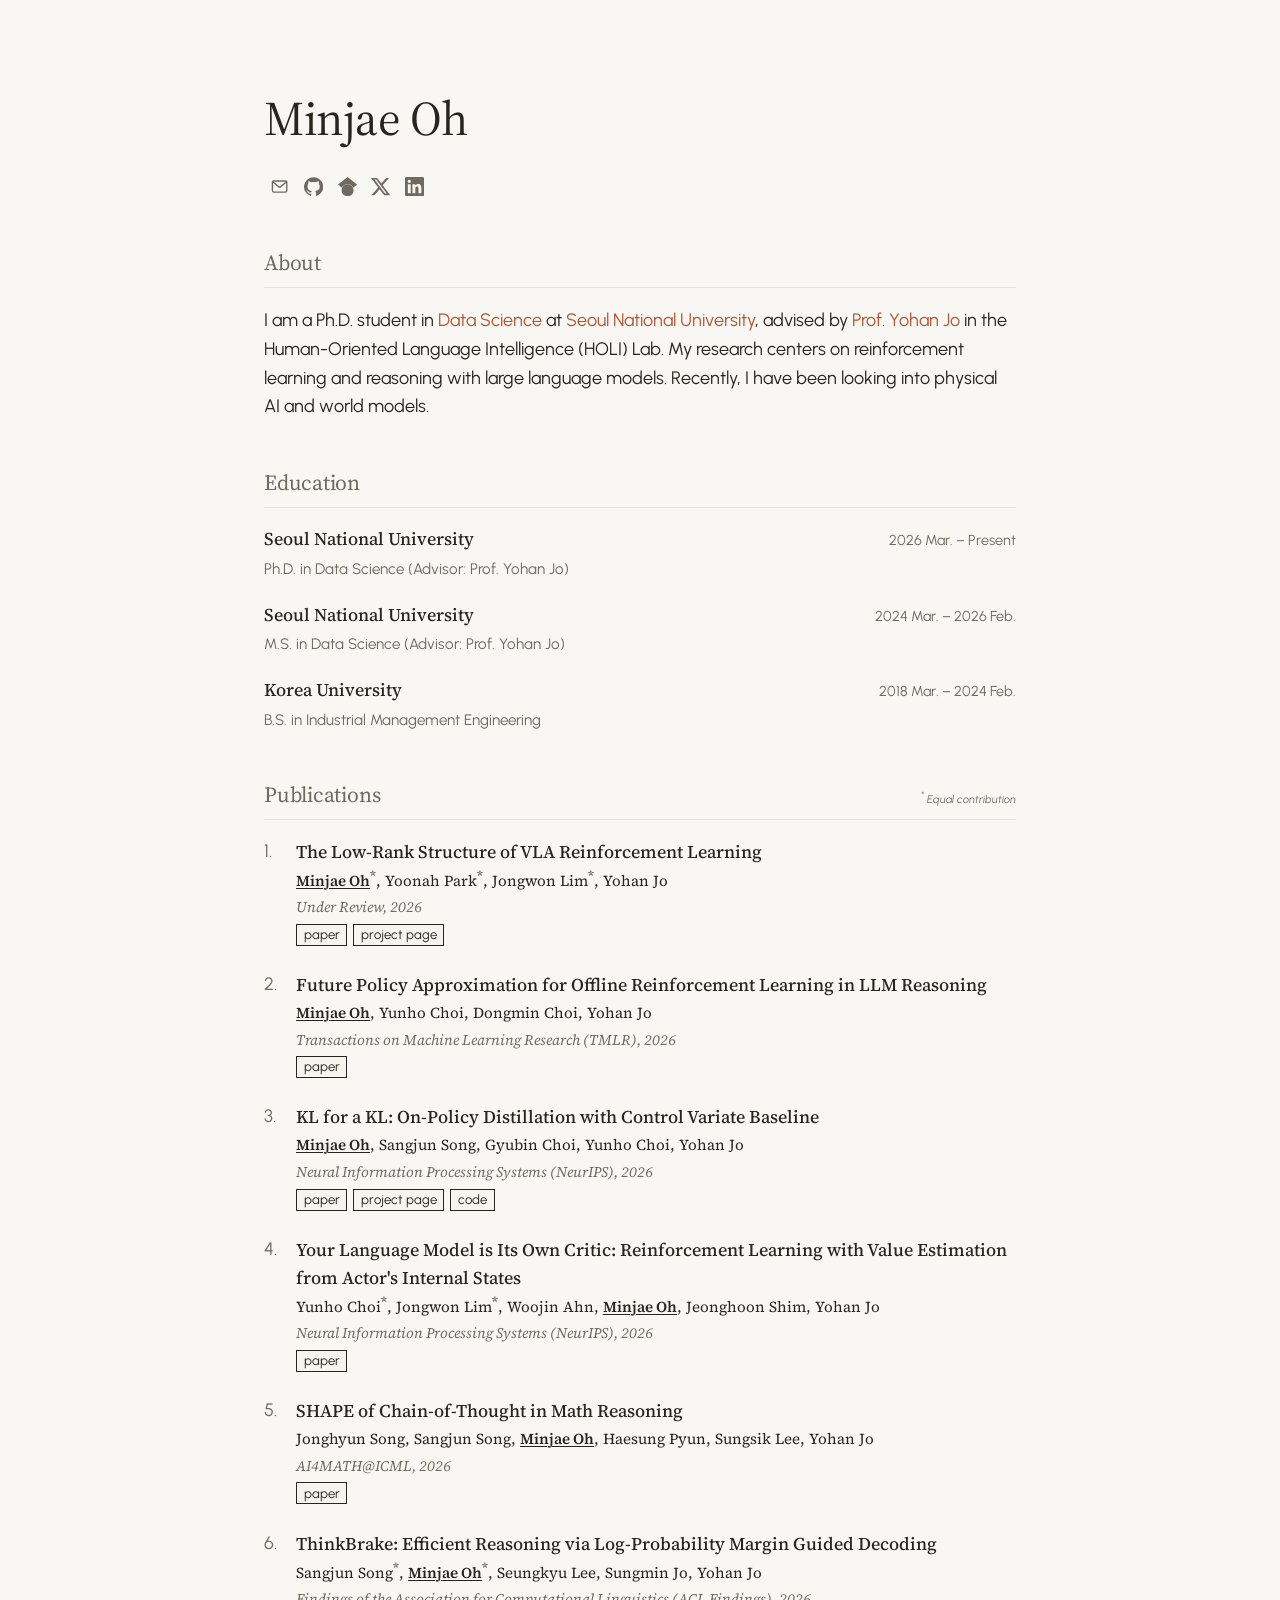
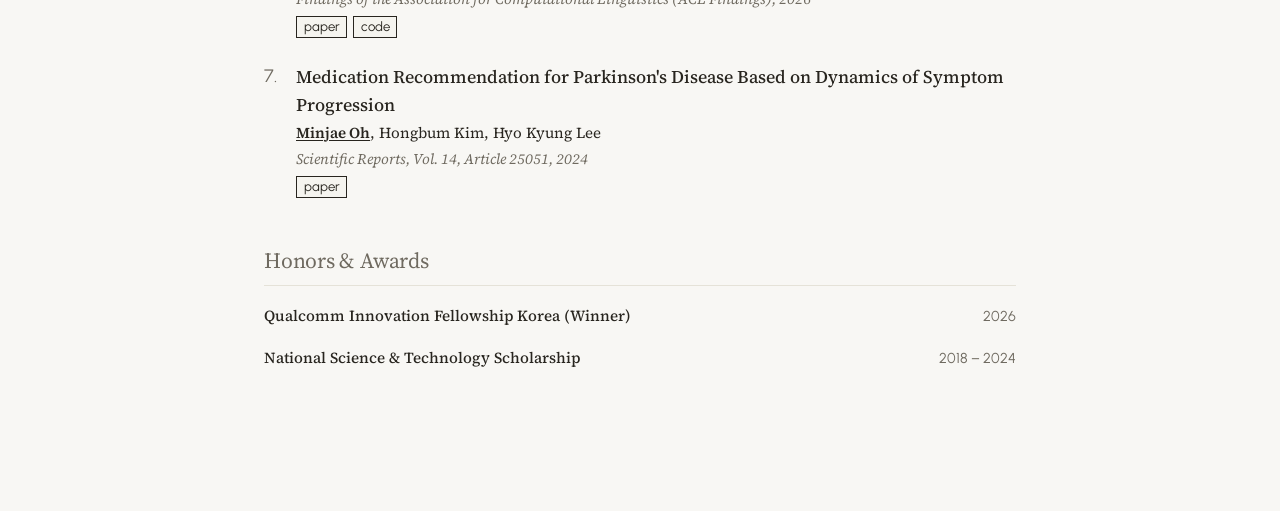
<file: index.html>
<!DOCTYPE html>
<html lang="en">
<head>
  <meta charset="utf-8">
  <meta name="viewport" content="width=device-width, initial-scale=1">
  <title>Minjae Oh</title>
  <link rel="icon" type="image/x-icon" href="/mj-tab-20260925.ico" sizes="16x16 32x32 48x48 64x64">
  <link rel="icon" type="image/png" href="/mj-tab-20260925.png" sizes="32x32">
  <link rel="apple-touch-icon" href="/mj-touch-20260925.png" sizes="180x180">
  <meta name="description" content="Minjae Oh — Ph.D. student in Data Science at Seoul National University. Reinforcement learning and reasoning with large language models.">
  <link rel="preconnect" href="https://fonts.googleapis.com">
  <link rel="preconnect" href="https://fonts.gstatic.com" crossorigin>
  <link href="https://fonts.googleapis.com/css2?family=Source+Serif+4:ital,opsz,wght@0,8..60,400..600;1,8..60,400..600&amp;family=Urbanist:ital,wght@0,400..700;1,400..700&amp;display=swap" rel="stylesheet">
  <link rel="stylesheet" href="style.css">
</head>
<body>
<main>

  <header>
    <h1>Minjae Oh</h1>
    <nav class="links" aria-label="Contact and profiles">
      <a href="mailto:kosair@snu.ac.kr" aria-label="Email" title="Email">
        <svg viewBox="0 0 24 24" fill="none" stroke="currentColor" stroke-width="1.7" stroke-linecap="round" stroke-linejoin="round" aria-hidden="true" focusable="false"><rect x="3" y="5" width="18" height="14" rx="2"/><path d="m3 6 9 7 9-7"/></svg>
      </a>
      <a href="https://github.com/Riasok" aria-label="GitHub" title="GitHub">
        <svg viewBox="0 0 24 24" fill="currentColor" aria-hidden="true" focusable="false"><path d="M12 .297a12 12 0 0 0-3.793 23.385c.6.111.82-.261.82-.577v-2.234c-3.338.726-4.043-1.416-4.043-1.416-.546-1.387-1.333-1.756-1.333-1.756-1.09-.745.083-.729.083-.729 1.205.085 1.839 1.237 1.839 1.237 1.07 1.835 2.807 1.305 3.492.998.108-.776.419-1.305.762-1.605-2.665-.303-5.467-1.334-5.467-5.931 0-1.31.469-2.381 1.236-3.221-.124-.303-.536-1.524.117-3.176 0 0 1.008-.322 3.301 1.23A11.52 11.52 0 0 1 12 6.098c1.02.005 2.047.138 3.006.404 2.291-1.552 3.297-1.23 3.297-1.23.655 1.652.243 2.873.119 3.176.77.84 1.235 1.911 1.235 3.221 0 4.609-2.807 5.625-5.479 5.922.43.372.823 1.102.823 2.222v3.292c0 .319.216.694.825.576A12.001 12.001 0 0 0 12 .297Z"/></svg>
      </a>
      <a href="https://scholar.google.com/citations?user=8_GWrTsAAAAJ&amp;hl=ko" aria-label="Google Scholar" title="Google Scholar">
        <svg viewBox="0 0 24 24" fill="currentColor" aria-hidden="true" focusable="false"><path d="M12 0 0 9.5l4.895 3.985A7.5 7.5 0 0 1 12 9a7.5 7.5 0 0 1 7.105 4.485L24 9.5 12 0Z"/><circle cx="12" cy="16.5" r="7.5"/></svg>
      </a>
      <a href="https://x.com/Riasok_" aria-label="X" title="X">
        <svg viewBox="0 0 24 24" fill="currentColor" aria-hidden="true" focusable="false"><path d="M18.901 1.153h3.68l-8.04 9.19L24 22.846h-7.406l-5.8-7.584-6.64 7.584H.47l8.6-9.835L0 1.154h7.594l5.243 6.932 6.064-6.933ZM17.61 20.644h2.039L6.486 3.24H4.298L17.61 20.644Z"/></svg>
      </a>
      <a href="https://www.linkedin.com/in/minjae-oh-79a29326a/" aria-label="LinkedIn" title="LinkedIn">
        <svg viewBox="0 0 24 24" fill="currentColor" aria-hidden="true" focusable="false"><path d="M20.447 20.452h-3.554v-5.569c0-1.328-.027-3.037-1.852-3.037-1.853 0-2.136 1.445-2.136 2.939v5.667H9.351V9h3.414v1.561h.049c.476-.9 1.637-1.85 3.37-1.85 3.601 0 4.267 2.37 4.267 5.455v6.286ZM5.337 7.433a2.062 2.062 0 1 1 0-4.124 2.062 2.062 0 0 1 0 4.124ZM7.119 20.452H3.555V9h3.564v11.452ZM22.225 0H1.771C.792 0 0 .774 0 1.729v20.542C0 23.227.792 24 1.771 24h20.451C23.2 24 24 23.227 24 22.271V1.729C24 .774 23.2 0 22.222 0h.003Z"/></svg>
      </a>
    </nav>
  </header>

  <section id="about">
    <h2>About</h2>
    <p>
      I am a Ph.D. student in <a href="https://gsds.snu.ac.kr/">Data Science</a> at
      <a href="https://www.snu.ac.kr/">Seoul National University</a>,
      advised by <a href="https://yohanjo.github.io/">Prof. Yohan Jo</a> in the Human-Oriented Language Intelligence
      (HOLI) Lab. My research centers on reinforcement learning and reasoning
      with large language models. Recently, I have been looking into physical
      AI and world models.
    </p>
  </section>

  <section id="education">
    <h2>Education</h2>
    <ul class="entries">
      <li>
        <div class="entry">
          <span class="what"><strong>Seoul National University</strong><br>
            <span class="sub">Ph.D. in Data Science <span class="adv">(Advisor: Prof. Yohan Jo)</span></span></span>
          <span class="when">2026 Mar. &ndash; Present</span>
        </div>
      </li>
      <li>
        <div class="entry">
          <span class="what"><strong>Seoul National University</strong><br>
            <span class="sub">M.S. in Data Science <span class="adv">(Advisor: Prof. Yohan Jo)</span></span></span>
          <span class="when">2024 Mar. &ndash; 2026 Feb.</span>
        </div>
      </li>
      <li>
        <div class="entry">
          <span class="what"><strong>Korea University</strong><br>
            <span class="sub">B.S. in Industrial Management Engineering</span></span>
          <span class="when">2018 Mar. &ndash; 2024 Feb.</span>
        </div>
      </li>
    </ul>
  </section>

  <section id="publications">
    <div class="head-row">
      <h2>Publications</h2>
      <span class="note"><sup>*</sup> Equal contribution</span>
    </div>
    <ol class="pubs">
      <li>
        <span class="title">The Low-Rank Structure of VLA Reinforcement Learning</span><br>
        <span class="authors"><span class="me">Minjae Oh</span><sup>*</sup>, Yoonah Park<sup>*</sup>, Jongwon Lim<sup>*</sup>, Yohan Jo</span><br>
        <span class="venue">Under Review, 2026</span>
        <span class="pub-links"><a href="https://arxiv.org/abs/2609.34599">paper</a> <a href="https://holi-lab.github.io/vla_rl_interp/#top">project page</a></span>
      </li>
      <li>
        <span class="title">Future Policy Approximation for Offline Reinforcement Learning in LLM Reasoning</span><br>
        <span class="authors"><span class="me">Minjae Oh</span>, Yunho Choi, Dongmin Choi, Yohan Jo</span><br>
        <span class="venue">Transactions on Machine Learning Research (TMLR), 2026</span>
        <span class="pub-links"><a href="https://arxiv.org/abs/2509.19893">paper</a></span>
      </li>
      <li>
        <span class="title">KL for a KL: On-Policy Distillation with Control Variate Baseline</span><br>
        <span class="authors"><span class="me">Minjae Oh</span>, Sangjun Song, Gyubin Choi, Yunho Choi, Yohan Jo</span><br>
        <span class="venue">Neural Information Processing Systems (NeurIPS), 2026</span>
        <span class="pub-links"><a href="https://arxiv.org/abs/2605.07865">paper</a> <a href="https://riasok.github.io/vopd-page/">project page</a> <a href="https://github.com/Riasok/vOPD">code</a></span>
      </li>
      <li>
        <span class="title">Your Language Model is Its Own Critic: Reinforcement Learning with Value Estimation from Actor's Internal States</span><br>
        <span class="authors">Yunho Choi<sup>*</sup>, Jongwon Lim<sup>*</sup>, Woojin Ahn, <span class="me">Minjae Oh</span>, Jeonghoon Shim, Yohan Jo</span><br>
        <span class="venue">Neural Information Processing Systems (NeurIPS), 2026</span>
        <span class="pub-links"><a href="https://arxiv.org/abs/2605.07579">paper</a></span>
      </li>
      <li>
        <span class="title">SHAPE of Chain-of-Thought in Math Reasoning</span><br>
        <span class="authors">Jonghyun Song, Sangjun Song, <span class="me">Minjae Oh</span>, Haesung Pyun, Sungsik Lee, Yohan Jo</span><br>
        <span class="venue">AI4MATH@ICML, 2026</span>
        <span class="pub-links"><a href="https://arxiv.org/abs/2608.28600">paper</a></span>
      </li>
      <li>
        <span class="title">ThinkBrake: Efficient Reasoning via Log-Probability Margin Guided Decoding</span><br>
        <span class="authors">Sangjun Song<sup>*</sup>, <span class="me">Minjae Oh</span><sup>*</sup>, Seungkyu Lee, Sungmin Jo, Yohan Jo</span><br>
        <span class="venue">Findings of the Association for Computational Linguistics (ACL Findings), 2026</span>
        <span class="pub-links"><a href="https://arxiv.org/abs/2510.00546">paper</a> <a href="https://github.com/holi-lab/ThinkBrake">code</a></span>
      </li>
      <li>
        <span class="title">Medication Recommendation for Parkinson's Disease Based on Dynamics of Symptom Progression</span><br>
        <span class="authors"><span class="me">Minjae Oh</span>, Hongbum Kim, Hyo Kyung Lee</span><br>
        <span class="venue">Scientific Reports, Vol. 14, Article 25051, 2024</span>
        <span class="pub-links"><a href="https://www.nature.com/articles/s41598-024-76941-6">paper</a></span>
      </li>
    </ol>
  </section>

  <section id="awards">
    <h2>Honors &amp; Awards</h2>
    <ul class="entries">
      <li>
        <div class="entry">
          <span class="what"><strong>Qualcomm Innovation Fellowship Korea (Winner)</strong></span>
          <span class="when">2026</span>
        </div>
      </li>
      <li>
        <div class="entry">
          <span class="what"><strong>National Science &amp; Technology Scholarship</strong></span>
          <span class="when">2018 &ndash; 2024</span>
        </div>
      </li>
    </ul>
  </section>

</main>
</body>
</html>
</file>
<file: style.css>
:root {
  --bg: #f8f7f4;        /* soft warm off-white */
  --surface: #f5f4ef;   /* slightly creamier warm off-white */
  --ink: #28251f;       /* warm near-black */
  --muted: #6f6a60;     /* warm gray */
  --link: #b3552d;      /* clay / terracotta accent */
  --rule: #e5e2d8;      /* warm hairline */
  --measure: 50rem;
  --font-title: "Source Serif 4", "Iowan Old Style", Georgia, serif;
  --font-main: "Urbanist", -apple-system, BlinkMacSystemFont, "Segoe UI", Arial, sans-serif;
}

* { box-sizing: border-box; }

html { -webkit-text-size-adjust: 100%; }

body {
  margin: 0;
  color: var(--ink);
  background: var(--bg);
  font-family: var(--font-main);
  font-weight: 400;
  font-optical-sizing: auto;
  font-size: 18px;
  line-height: 1.6;
  -webkit-font-smoothing: antialiased;
  text-rendering: optimizeLegibility;
}

main {
  max-width: var(--measure);
  margin: 0 auto;
  padding: 5rem 1.5rem 6rem;
}

/* Header */
header { margin-bottom: 2.5rem; }

h1, h2, .title-style, .entry strong, .title, .authors, .venue {
  font-family: var(--font-title);
}

.entry strong { font-weight: 500; }
#awards .what { font-family: var(--font-title); font-size: 0.96rem; }

h1 {
  font-size: clamp(2.4rem, 1.8rem + 2vw, 3rem);
  font-weight: 400;
  letter-spacing: -0.01em;
  margin: 0 0 0.6rem;
}

.links {
  display: flex;
  flex-wrap: wrap;
  align-items: center;
  gap: 0.1rem;
}
.links a {
  display: inline-flex;
  align-items: center;
  justify-content: center;
  width: 2rem;
  height: 2.5rem;
  color: var(--muted);
  border-radius: 0.25rem;
}
.links svg { display: block; width: 1.2rem; height: 1.2rem; }
.links a:hover { color: var(--link); text-decoration: none; }
.links a:focus-visible { outline: 2px solid var(--link); outline-offset: 2px; }

/* Sections */
section { margin-bottom: 2.8rem; }

h2 {
  font-size: 1.35rem;
  font-weight: 400;
  letter-spacing: -0.01em;
  color: var(--muted);
  margin: 0 0 1.1rem;
  padding-bottom: 0.4rem;
  border-bottom: 1px solid var(--rule);
}

/* Section heading sharing a row with a small note (e.g. Publications) */
.head-row {
  display: flex;
  align-items: baseline;
  justify-content: space-between;
  gap: 1rem;
  margin: 0 0 1.1rem;
  padding-bottom: 0.4rem;
  border-bottom: 1px solid var(--rule);
}
.head-row h2 {
  margin: 0;
  padding: 0;
  border: 0;
}
.head-row .note {
  margin: 0;
  padding-top: 0;
  font-size: 0.68rem;
  font-style: italic;
  color: var(--muted);
  line-height: 1.2;
  text-align: right;
  white-space: nowrap;
}

.adv { color: var(--muted); }

p { margin: 0 0 1rem; }

a {
  color: var(--link);
  text-decoration: none;
}
a:hover { text-decoration: underline; }

/* Education */
ul.entries {
  list-style: none;
  margin: 0;
  padding: 0;
}
ul.entries li { margin-bottom: 1.1rem; }
ul.entries li:last-child { margin-bottom: 0; }

.entry {
  display: flex;
  justify-content: space-between;
  align-items: baseline;
  gap: 1rem;
}
.entry .sub { color: var(--muted); font-size: 0.95rem; }
.entry .when {
  flex: none;
  color: var(--muted);
  font-size: 0.9rem;
  white-space: nowrap;
}

/* Publications */
.note {
  font-size: 0.85rem;
  color: var(--muted);
  margin-bottom: 1.2rem;
}

ol.pubs {
  margin: 0;
  padding: 0;
  list-style: none;
  counter-reset: pub;
}
ol.pubs li {
  position: relative;
  padding-left: 2rem;
  margin-bottom: 1.5rem;
  line-height: 1.5;
}
ol.pubs li:last-child { margin-bottom: 0; }
ol.pubs li::before {
  counter-increment: pub;
  content: counter(pub) ".";
  position: absolute;
  left: 0;
  color: var(--muted);
}

.title { font-weight: 500; }
.authors { font-size: 0.95rem; }
.me {
  font-weight: 600;
  text-decoration: underline;
  text-decoration-thickness: 0.06em;
  text-underline-offset: 0.14em;
}
.venue {
  display: block;
  margin-top: 0.15rem;
  color: var(--muted);
  font-size: 0.92rem;
  font-style: italic;
}
.pub-links {
  display: inline-flex;
  flex-wrap: wrap;
  gap: 0.35rem;
  margin-top: 0.35rem;
  font-size: 0.82rem;
}
.pub-links a {
  display: inline-block;
  padding: 0.08rem 0.42rem;
  border: 1px solid var(--ink);
  background: var(--surface);
  color: var(--ink);
  line-height: 1.35;
}
.pub-links a:hover {
  background: #fff;
  text-decoration: none;
}

/* Small screens */
@media (max-width: 540px) {
  body { font-size: 17px; }
  main { padding: 3rem 1.2rem 4rem; }
  .entry { flex-direction: column; gap: 0.1rem; }
}
</file>
